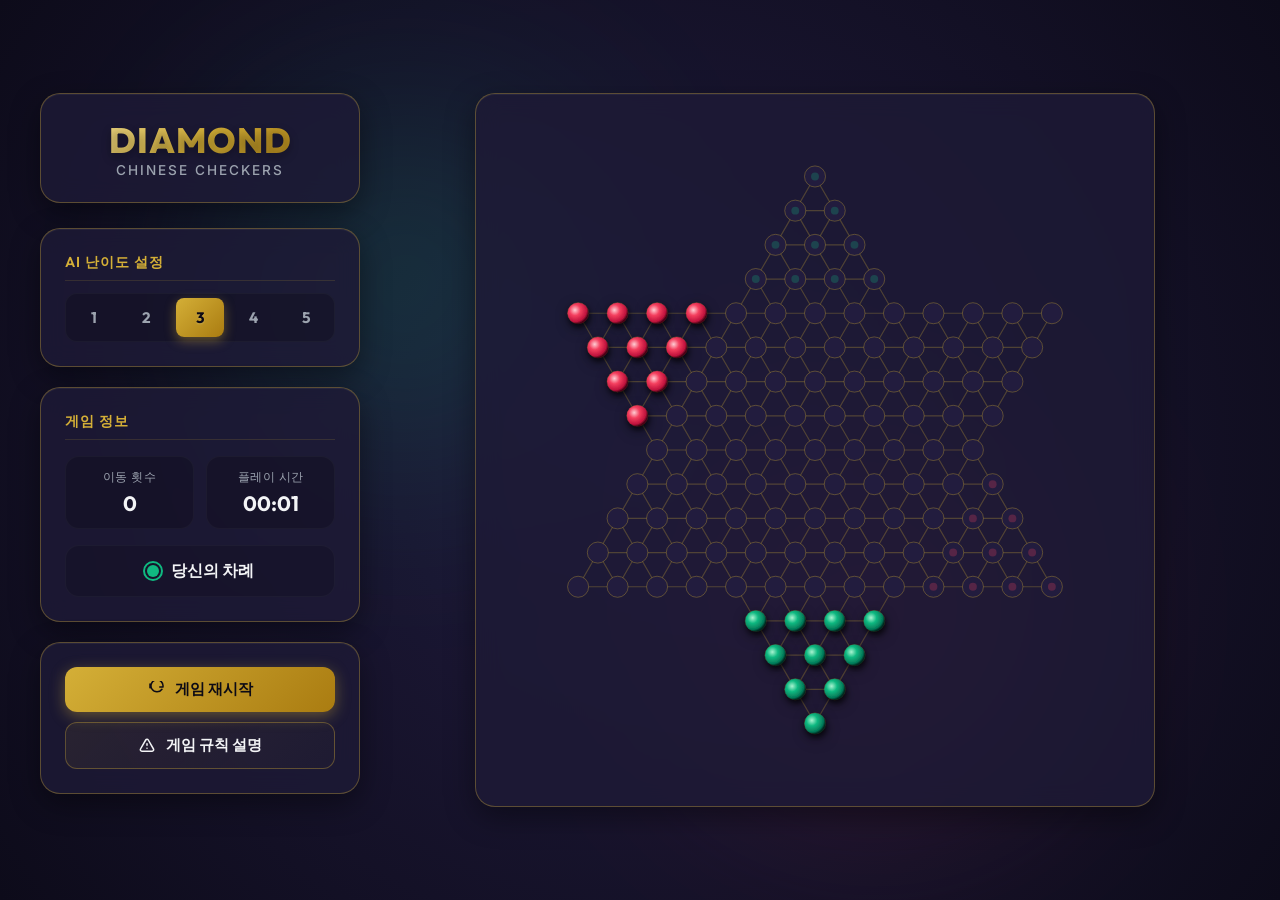
<file: diamond/index.html>
<!DOCTYPE html>
<html lang="ko">
<head>
  <meta charset="UTF-8">
  <meta name="viewport" content="width=device-width, initial-scale=1.0">
  <title>다이아몬드 게임 (차이니즈 체커) - Premium Edition</title>
  <link rel="stylesheet" href="style.css">
</head>
<body>
  <!-- Victory / Defeat Modal -->
  <div id="game-over-overlay" class="overlay">
    <div class="modal">
      <h2 id="modal-title" class="modal-title">승리!</h2>
      <p id="modal-text" class="modal-text">축하합니다! PC를 상대로 승리하셨습니다.</p>
      <button id="modal-restart-btn" class="btn btn-primary" style="width: 100%;">다시 시작하기</button>
    </div>
  </div>

  <!-- Rules Explanation Modal -->
  <div id="rules-overlay" class="overlay">
    <div class="modal" style="max-width: 550px;">
      <h2 class="modal-title" style="font-size: 1.8rem; margin-bottom: 20px;">다이아몬드 게임 규칙</h2>
      <div class="rules-modal-content">
        <h3>게임 목표</h3>
        <p>자신의 진영(아래쪽 초록색 영역)에 있는 <strong>10개의 말</strong>을 반대편 상대 진영(위쪽 빨간색 영역)으로 모두 가장 먼저 옮기는 플레이어가 승리합니다.</p>
        
        <h3>이동 방법</h3>
        <p>자신의 차례에 말 하나를 선택하여 두 가지 방법 중 하나로 이동할 수 있습니다:</p>
        <ul>
          <li><strong>한 칸 이동:</strong> 인접한 빈 구멍으로 한 칸 움직입니다.</li>
          <li><strong>점프 이동:</strong> 인접한 위치에 말이 있고 그 말 바로 너머가 비어 있다면, 그 말을 뛰어넘어 빈 구멍으로 이동할 수 있습니다. (자신의 말과 상대의 말 모두 넘을 수 있습니다.)</li>
        </ul>
        
        <h3>연속 점프</h3>
        <p>점프한 후, 새로운 위치에서 또 다른 말을 뛰어넘어 점프할 수 있는 경로가 있다면 <strong>한 차례에 여러 번 연속해서 점프</strong>할 수 있습니다. 원하는 만큼 점프한 후 턴을 마칠 수 있습니다.</p>
        
        <h3>특수 규칙</h3>
        <p>게임의 원활한 진행을 위해, 한 번 목적지(상대 진영)에 들어간 말은 다시 그 진영 밖으로 나갈 수 없습니다. 단, 진영 내부에서의 이동은 가능합니다.</p>
      </div>
      <button id="rules-close-btn" class="btn btn-primary" style="width: 100%;">확인</button>
    </div>
  </div>

  <!-- Background Effect Canvas -->
  <canvas id="particles-canvas"></canvas>

  <div class="game-container">
    <!-- Sidebar Controls -->
    <aside class="sidebar">
      <!-- Game Info Card -->
      <div class="card brand">
        <h1>DIAMOND</h1>
        <p>CHINESE CHECKERS</p>
      </div>

      <!-- Difficulty Selection Card -->
      <div class="card difficulty-section">
        <h2 class="section-title">AI 난이도 설정</h2>
        <div class="difficulty-buttons">
          <button class="diff-btn" data-level="1">1</button>
          <button class="diff-btn" data-level="2">2</button>
          <button class="diff-btn active" data-level="3">3</button>
          <button class="diff-btn" data-level="4">4</button>
          <button class="diff-btn" data-level="5">5</button>
        </div>
      </div>

      <!-- Game Stats Card -->
      <div class="card">
        <h2 class="section-title" style="margin-bottom: 16px;">게임 정보</h2>
        <div class="stats-grid">
          <div class="stat-box">
            <div class="stat-label">이동 횟수</div>
            <div id="move-count" class="stat-value">0</div>
          </div>
          <div class="stat-box">
            <div class="stat-label">플레이 시간</div>
            <div id="play-time" class="stat-value">00:00</div>
          </div>
        </div>
        <div style="margin-top: 16px;">
          <div id="turn-indicator" class="turn-indicator player-turn active-turn">
            <span class="turn-dot"></span>
            <span id="turn-text">당신의 차례</span>
          </div>
        </div>
      </div>

      <!-- General Actions Card -->
      <div class="card action-buttons">
        <button id="restart-btn" class="btn btn-primary">
          <svg width="18" height="18" fill="none" stroke="currentColor" stroke-width="2" viewBox="0 0 24 24"><path d="M4 4v5h.582m15.356 2A8.001 8.001 0 1121.21 8H17" stroke-linecap="round" stroke-linejoin="round"/></svg>
          게임 재시작
        </button>
        <button id="show-rules-btn" class="btn">
          <svg width="18" height="18" fill="none" stroke="currentColor" stroke-width="2" viewBox="0 0 24 24"><path d="M12 9v2m0 4h.01m-6.938 4h13.856c1.54 0 2.502-1.667 1.732-3L13.732 4c-.77-1.333-2.694-1.333-3.464 0L3.34 16c-.77 1.333.192 3 1.732 3z" stroke-linecap="round" stroke-linejoin="round"/></svg>
          게임 규칙 설명
        </button>
      </div>
    </aside>

    <!-- Main Game Board Container -->
    <main class="board-container">
      <div class="card board-card">
        <svg id="game-board" class="board-svg" viewBox="0 0 1000 1000">
          <defs>
            <!-- Drop Shadow Filter for Marbles -->
            <filter id="piece-shadow" x="-30%" y="-30%" width="160%" height="160%">
              <feDropShadow dx="2" dy="5" stdDeviation="4" flood-color="#000" flood-opacity="0.6"/>
            </filter>
            
            <!-- Glow Filters -->
            <filter id="emerald-glow-filter" x="-20%" y="-20%" width="140%" height="140%">
              <feGaussianBlur stdDeviation="3" result="blur" />
              <feComposite in="SourceGraphic" in2="blur" operator="over" />
            </filter>

            <!-- Radial Gradients for 3D Marble Spheres -->
            <!-- Player (Emerald Green) -->
            <radialGradient id="player-marble" cx="35%" cy="35%" r="65%">
              <stop offset="0%" stop-color="#a7f3d0" />
              <stop offset="40%" stop-color="#10b981" />
              <stop offset="85%" stop-color="#047857" />
              <stop offset="100%" stop-color="#022c22" />
            </radialGradient>

            <!-- PC (Ruby Red) -->
            <radialGradient id="ai-marble" cx="35%" cy="35%" r="65%">
              <stop offset="0%" stop-color="#fecdd3" />
              <stop offset="40%" stop-color="#f43f5e" />
              <stop offset="85%" stop-color="#be123c" />
              <stop offset="100%" stop-color="#4c0519" />
            </radialGradient>

            <!-- Metallic Gold for Empty Holes -->
            <radialGradient id="hole-grad" cx="50%" cy="50%" r="50%">
              <stop offset="0%" stop-color="#18152e" />
              <stop offset="80%" stop-color="#221c3e" />
              <stop offset="100%" stop-color="#3b3266" />
            </radialGradient>
          </defs>

          <!-- SVG Groups in rendering order -->
          <!-- 1. Background Grid Lines -->
          <g id="grid-lines-group"></g>
          
          <!-- 2. Target Zones Indicators (Shaded zones) -->
          <g id="target-zones-group"></g>

          <!-- 3. Empty Holes (Slots) -->
          <g id="holes-group"></g>

          <!-- 4. Highlighted Paths for Selected Piece -->
          <g id="paths-group"></g>

          <!-- 5. Marbles (Pieces) -->
          <g id="pieces-group"></g>
        </svg>
      </div>
    </main>
  </div>

  <script src="game.js"></script>
</body>
</html>
</file>
<file: diamond/style.css>
/* ==========================================================================
   DIAMOND GAME (CHINESE CHECKERS) - PREMIUM STYLING
   ========================================================================== */

/* Import Google Fonts */
@import url('https://fonts.googleapis.com/css2?family=Inter:wght@300;400;500;600;700&family=Outfit:wght@300;400;500;600;700;800&display=swap');

:root {
  /* Color Palette */
  --bg-gradient: radial-gradient(circle at 50% 50%, #201b3d 0%, #0d0b1a 100%);
  --panel-bg: rgba(30, 26, 54, 0.82);
  --panel-border: rgba(212, 175, 55, 0.35);
  --panel-border-hover: rgba(212, 175, 55, 0.60);
  
  --gold-primary: #d4af37;
  --gold-light: #f9e8a2;
  --gold-dark: #aa7c11;
  --gold-glow: rgba(212, 175, 55, 0.4);
  
  --emerald-primary: #10b981;
  --emerald-glow: rgba(16, 185, 129, 0.5);
  
  --ruby-primary: #f43f5e;
  --ruby-glow: rgba(244, 63, 94, 0.5);
  
  --text-primary: #f3f4f6;
  --text-secondary: #9ca3af;
  --text-muted: #6b7280;
  
  /* Font Families */
  --font-display: 'Outfit', 'Inter', sans-serif;
  --font-body: 'Inter', sans-serif;
}

/* Base Styles */
* {
  box-sizing: border-box;
  margin: 0;
  padding: 0;
  user-select: none;
  -webkit-user-select: none;
}

body {
  font-family: var(--font-body);
  background: var(--bg-gradient);
  color: var(--text-primary);
  min-height: 100vh;
  display: flex;
  flex-direction: column;
  align-items: center;
  justify-content: center;
  overflow-x: hidden;
  position: relative;
}

/* Background Decorative Lights */
body::before, body::after {
  content: '';
  position: absolute;
  width: 300px;
  height: 300px;
  border-radius: 50%;
  filter: blur(120px);
  z-index: -1;
  opacity: 0.25;
  pointer-events: none;
}

body::before {
  top: 15%;
  left: 20%;
  background: var(--emerald-primary);
}

body::after {
  bottom: 15%;
  right: 20%;
  background: var(--ruby-primary);
}

/* Main Container */
.game-container {
  display: grid;
  grid-template-columns: 320px 1fr;
  gap: 30px;
  width: 95%;
  max-width: 1200px;
  margin: 20px auto;
  align-items: start;
}

@media (max-width: 950px) {
  .game-container {
    grid-template-columns: 1fr;
    max-width: 600px;
  }
}

/* Sidebar / Dashboard */
.sidebar {
  display: flex;
  flex-direction: column;
  gap: 20px;
}

.card {
  background: var(--panel-bg);
  border: 1px solid var(--panel-border);
  border-radius: 20px;
  padding: 24px;
  backdrop-filter: blur(12px);
  -webkit-backdrop-filter: blur(12px);
  box-shadow: 0 10px 30px rgba(0, 0, 0, 0.4), 
              inset 0 1px 0 rgba(255, 255, 255, 0.05);
  transition: border-color 0.3s ease, box-shadow 0.3s ease;
}

.card:hover {
  border-color: var(--panel-border-hover);
  box-shadow: 0 15px 35px rgba(0, 0, 0, 0.5), 
              0 0 15px rgba(212, 175, 55, 0.05);
}

/* Header Typography */
.brand {
  text-align: center;
  margin-bottom: 5px;
}

.brand h1 {
  font-family: var(--font-display);
  font-size: 2.2rem;
  font-weight: 800;
  letter-spacing: 1px;
  background: linear-gradient(135deg, var(--gold-light) 0%, var(--gold-primary) 50%, var(--gold-dark) 100%);
  -webkit-background-clip: text;
  -webkit-text-fill-color: transparent;
  text-shadow: 0 4px 10px rgba(0, 0, 0, 0.3);
}

.brand p {
  color: var(--text-secondary);
  font-size: 0.85rem;
  font-weight: 500;
  letter-spacing: 2px;
  text-transform: uppercase;
}

/* Difficulty Selector */
.difficulty-section {
  display: flex;
  flex-direction: column;
  gap: 12px;
}

.section-title {
  font-family: var(--font-display);
  font-size: 0.9rem;
  font-weight: 600;
  text-transform: uppercase;
  letter-spacing: 1px;
  color: var(--gold-primary);
  border-bottom: 1px solid rgba(212, 175, 55, 0.15);
  padding-bottom: 8px;
}

.difficulty-buttons {
  display: flex;
  justify-content: space-between;
  gap: 6px;
  background: rgba(0, 0, 0, 0.2);
  padding: 4px;
  border-radius: 12px;
  border: 1px solid rgba(255, 255, 255, 0.03);
}

.diff-btn {
  flex: 1;
  background: transparent;
  border: none;
  color: var(--text-secondary);
  font-family: var(--font-display);
  font-size: 0.95rem;
  font-weight: 700;
  padding: 10px 0;
  border-radius: 8px;
  cursor: pointer;
  transition: all 0.25s cubic-bezier(0.4, 0, 0.2, 1);
}

.diff-btn:hover {
  color: var(--text-primary);
  background: rgba(255, 255, 255, 0.05);
}

.diff-btn.active {
  background: linear-gradient(135deg, var(--gold-primary) 0%, var(--gold-dark) 100%);
  color: #0c0a15;
  box-shadow: 0 4px 12px var(--gold-glow);
  text-shadow: 0 1px 2px rgba(255, 255, 255, 0.2);
}

/* Match Stats */
.stats-grid {
  display: grid;
  grid-template-columns: 1fr 1fr;
  gap: 12px;
}

.stat-box {
  background: rgba(0, 0, 0, 0.2);
  border: 1px solid rgba(255, 255, 255, 0.03);
  padding: 12px;
  border-radius: 14px;
  text-align: center;
}

.stat-label {
  font-size: 0.75rem;
  color: var(--text-secondary);
  text-transform: uppercase;
  margin-bottom: 4px;
  letter-spacing: 0.5px;
}

.stat-value {
  font-family: var(--font-display);
  font-size: 1.3rem;
  font-weight: 700;
  color: var(--text-primary);
}

/* Turn Indicator */
.turn-indicator {
  display: flex;
  align-items: center;
  justify-content: center;
  gap: 12px;
  padding: 14px;
  border-radius: 14px;
  background: rgba(0, 0, 0, 0.15);
  font-family: var(--font-display);
  font-weight: 600;
  border: 1px solid rgba(255, 255, 255, 0.03);
}

.turn-dot {
  width: 12px;
  height: 12px;
  border-radius: 50%;
  position: relative;
}

.turn-dot::after {
  content: '';
  position: absolute;
  top: -4px;
  left: -4px;
  right: -4px;
  bottom: -4px;
  border-radius: 50%;
  border: 2px solid currentColor;
  opacity: 0;
  animation: pulse 2s infinite;
}

.player-turn .turn-dot {
  background-color: var(--emerald-primary);
  color: var(--emerald-primary);
}

.ai-turn .turn-dot {
  background-color: var(--ruby-primary);
  color: var(--ruby-primary);
}

.active-turn .turn-dot::after {
  opacity: 1;
}

/* Board Board Wrapper */
.board-container {
  display: flex;
  justify-content: center;
  align-items: center;
  position: relative;
  width: 100%;
}

.board-card {
  width: 100%;
  max-width: 680px;
  aspect-ratio: 1 / 1.05;
  display: flex;
  justify-content: center;
  align-items: center;
  padding: 10px;
}

.board-svg {
  width: 100%;
  height: 100%;
  overflow: visible;
}

/* SVG Styles */
.grid-line {
  stroke: rgba(212, 175, 55, 0.28); /* Significantly brighter lines */
  stroke-width: 1.8; /* Thicker for visibility */
  stroke-linecap: round;
  pointer-events: none; /* Prevent lines from blocking clicks */
}

.grid-line.highlight {
  stroke: rgba(212, 175, 55, 0.55);
  stroke-width: 2.8;
  stroke-dasharray: 4 2;
  pointer-events: none;
}

.path-highlight {
  pointer-events: none; /* Prevent path overlays from blocking clicks */
}

.hole {
  fill: #221c3e; /* Lighter base color for contrast */
  stroke: rgba(212, 175, 55, 0.35); /* Brighter border */
  stroke-width: 1.5;
  cursor: default;
  transition: all 0.3s cubic-bezier(0.4, 0, 0.2, 1);
  transform-box: fill-box;
  transform-origin: center;
}

.hole:hover {
  stroke: rgba(212, 175, 55, 0.7);
  fill: #2e2654;
}

.hole.valid-target {
  fill: rgba(212, 175, 55, 0.25); /* Stronger indicator fill */
  stroke: var(--gold-primary);
  stroke-width: 2.5;
  cursor: pointer;
  filter: drop-shadow(0 0 6px var(--gold-glow));
  transform-box: fill-box;
  transform-origin: center;
}

.hole.valid-target:hover {
  fill: rgba(212, 175, 55, 0.45);
  stroke: var(--gold-light);
  transform: scale(1.06);
}

/* Pieces styling */
.piece {
  cursor: pointer;
  transition: transform 0.4s cubic-bezier(0.25, 1, 0.5, 1), filter 0.3s ease;
  transform-box: fill-box;
  transform-origin: center;
}

.piece.player {
  filter: drop-shadow(0 4px 8px rgba(0, 0, 0, 0.5));
}

.piece.ai {
  filter: drop-shadow(0 4px 8px rgba(0, 0, 0, 0.5));
}

.piece.selected {
  filter: drop-shadow(0 0 8px var(--emerald-glow)) drop-shadow(0 4px 8px rgba(0,0,0,0.6));
  animation: float 2s ease-in-out infinite;
}

.piece:hover {
  transform: scale(1.12);
}

/* Animations */
@keyframes pulse {
  0% {
    transform: scale(0.8);
    opacity: 0.8;
  }
  100% {
    transform: scale(2);
    opacity: 0;
  }
}

@keyframes float {
  0%, 100% {
    transform: translateY(0) scale(1.05);
  }
  50% {
    transform: translateY(-3px) scale(1.08);
  }
}

/* Control Buttons */
.action-buttons {
  display: flex;
  flex-direction: column;
  gap: 10px;
}

.btn {
  background: linear-gradient(135deg, rgba(212, 175, 55, 0.08) 0%, rgba(212, 175, 55, 0.02) 100%);
  border: 1px solid var(--panel-border);
  color: var(--text-primary);
  font-family: var(--font-display);
  font-size: 0.95rem;
  font-weight: 600;
  padding: 12px 24px;
  border-radius: 12px;
  cursor: pointer;
  transition: all 0.3s cubic-bezier(0.4, 0, 0.2, 1);
  display: flex;
  align-items: center;
  justify-content: center;
  gap: 10px;
}

.btn:hover {
  border-color: var(--gold-primary);
  background: linear-gradient(135deg, rgba(212, 175, 55, 0.15) 0%, rgba(212, 175, 55, 0.05) 100%);
  box-shadow: 0 4px 15px rgba(212, 175, 55, 0.08);
  transform: translateY(-1px);
}

.btn:active {
  transform: translateY(1px);
}

.btn-primary {
  background: linear-gradient(135deg, var(--gold-primary) 0%, var(--gold-dark) 100%);
  color: #0c0a15;
  border: none;
  box-shadow: 0 4px 15px var(--gold-glow);
}

.btn-primary:hover {
  background: linear-gradient(135deg, var(--gold-light) 0%, var(--gold-primary) 100%);
  color: #0c0a15;
  box-shadow: 0 6px 20px var(--gold-glow);
  transform: translateY(-2px);
}

/* Modals & Overlays */
.overlay {
  position: fixed;
  top: 0;
  left: 0;
  width: 100%;
  height: 100%;
  background: rgba(8, 6, 16, 0.85);
  backdrop-filter: blur(10px);
  -webkit-backdrop-filter: blur(10px);
  z-index: 1000;
  display: flex;
  align-items: center;
  justify-content: center;
  opacity: 0;
  pointer-events: none;
  transition: opacity 0.4s ease;
}

.overlay.active {
  opacity: 1;
  pointer-events: auto;
}

.modal {
  background: var(--panel-bg);
  border: 1px solid var(--panel-border);
  border-radius: 24px;
  padding: 40px;
  max-width: 480px;
  width: 90%;
  text-align: center;
  box-shadow: 0 20px 50px rgba(0, 0, 0, 0.6), 
              0 0 30px rgba(212, 175, 55, 0.1);
  transform: scale(0.9);
  transition: transform 0.4s cubic-bezier(0.34, 1.56, 0.64, 1);
}

.overlay.active .modal {
  transform: scale(1);
}

.modal-title {
  font-family: var(--font-display);
  font-size: 2.2rem;
  font-weight: 800;
  margin-bottom: 12px;
  background: linear-gradient(135deg, var(--gold-light) 0%, var(--gold-primary) 50%, var(--gold-dark) 100%);
  -webkit-background-clip: text;
  -webkit-text-fill-color: transparent;
}

.modal-title.victory {
  background: linear-gradient(135deg, #a7f3d0 0%, var(--emerald-primary) 100%);
  -webkit-background-clip: text;
  -webkit-text-fill-color: transparent;
}

.modal-title.defeat {
  background: linear-gradient(135deg, #fecdd3 0%, var(--ruby-primary) 100%);
  -webkit-background-clip: text;
  -webkit-text-fill-color: transparent;
}

.modal-text {
  color: var(--text-secondary);
  font-size: 1.05rem;
  line-height: 1.6;
  margin-bottom: 30px;
}

.rules-modal-content {
  text-align: left;
  max-height: 400px;
  overflow-y: auto;
  padding-right: 10px;
  margin-bottom: 25px;
}

.rules-modal-content h3 {
  font-family: var(--font-display);
  color: var(--gold-primary);
  font-size: 1.1rem;
  margin: 16px 0 8px 0;
}

.rules-modal-content h3:first-of-type {
  margin-top: 0;
}

.rules-modal-content p, .rules-modal-content li {
  color: var(--text-secondary);
  font-size: 0.92rem;
  line-height: 1.5;
  margin-bottom: 8px;
}

.rules-modal-content ul {
  padding-left: 20px;
}

/* Custom Scrollbar for rules modal */
.rules-modal-content::-webkit-scrollbar {
  width: 6px;
}

.rules-modal-content::-webkit-scrollbar-track {
  background: rgba(0, 0, 0, 0.2);
  border-radius: 3px;
}

.rules-modal-content::-webkit-scrollbar-thumb {
  background: rgba(212, 175, 55, 0.3);
  border-radius: 3px;
}

.rules-modal-content::-webkit-scrollbar-thumb:hover {
  background: var(--gold-primary);
}

/* Confetti particles placeholder */
#particles-canvas {
  position: absolute;
  top: 0;
  left: 0;
  width: 100%;
  height: 100%;
  pointer-events: none;
  z-index: 1001;
}

/* Glow effects in SVG */
.target-glow {
  fill: none;
  stroke-linecap: round;
  stroke-dasharray: 6 4;
  animation: rotate-glow 20s linear infinite;
}

@keyframes rotate-glow {
  0% { stroke-dashoffset: 0; }
  100% { stroke-dashoffset: 100; }
}
</file>
